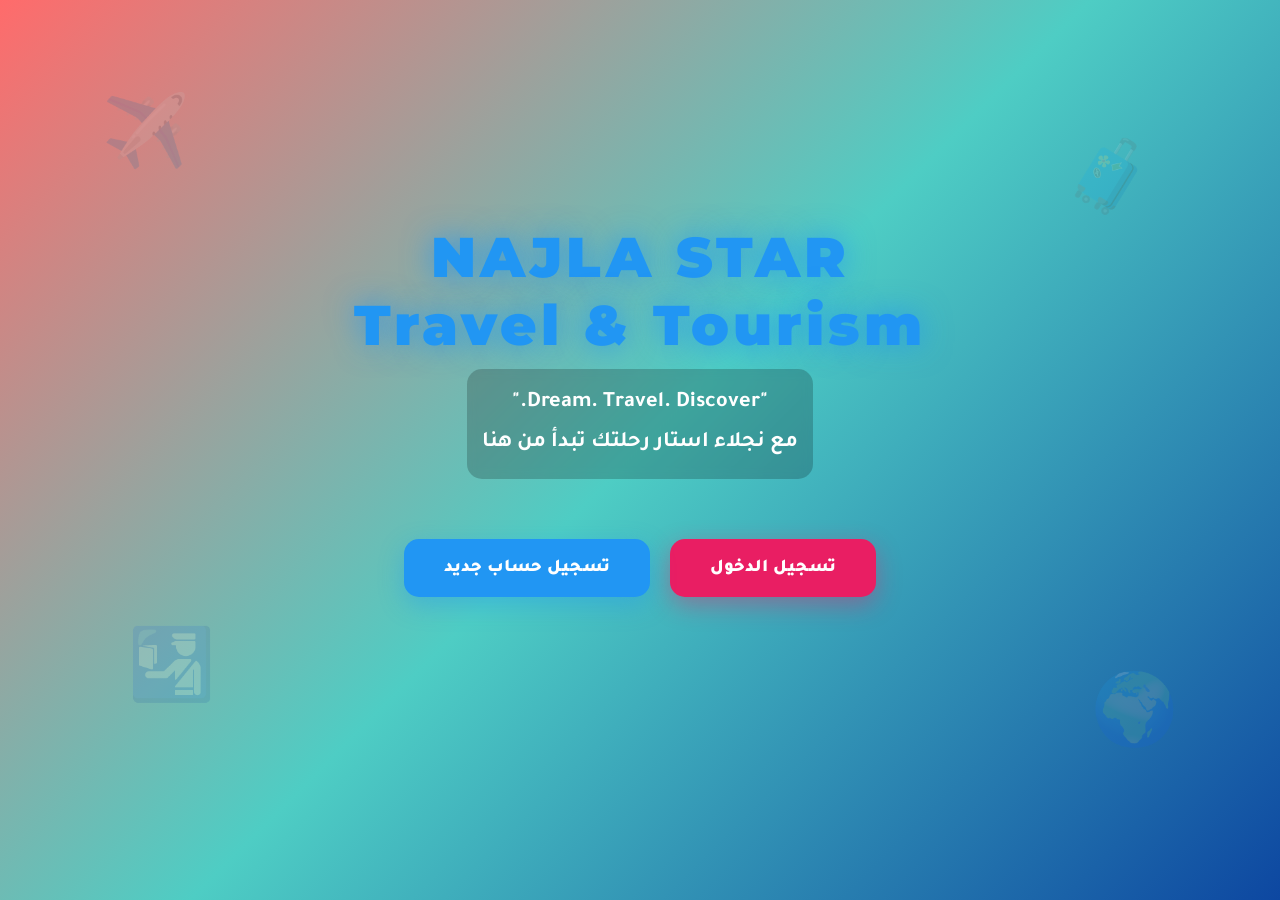
<file: index.html>
<!DOCTYPE html>
<html lang="ar" dir="rtl">
<head>
<meta charset="UTF-8">
<meta name="viewport" content="width=device-width, initial-scale=1.0">
<title>NAJLA STAR - تسجيل الدخول</title>
<link href="https://fonts.googleapis.com/css2?family=Tajawal:wght@400;700;900&family=Montserrat:wght@700;900&display=swap" rel="stylesheet">
<link rel="stylesheet" href="style.css">
</head>
<body>
<section id="loginPage">
  <div class="icon icon1">✈️</div> <div class="icon icon2">🧳</div> 
  <div class="icon icon3">🛂</div> <div class="icon icon4">🌍</div>

  <h1 class="company-name">NAJLA STAR<br>Travel & Tourism</h1>
  <p class="tagline">"Dream. Travel. Discover." <br> مع نجلاء استار رحلتك تبدأ من هنا</p>

  <div class="main-buttons" id="mainBtns">
    <button class="main-btn-pink" onclick="showBox('loginBox')">تسجيل الدخول</button>
    <button class="main-btn-blue" onclick="showBox('registerBox')">تسجيل حساب جديد</button>
  </div>

  <div class="box" id="loginBox">
    <h2>تسجيل الدخول</h2>
    <form onsubmit="login(event)">
      <input type="email" placeholder="الايميل Email" required>
      <input type="password" placeholder="كلمة السر Password" required>
      <button type="submit" class="btn btn-main">دخول Login</button>
    </form>
    <p><a class="back-link" onclick="hideBoxes()">⬅️ الرجوع</a></p>
  </div>

  <div class="box" id="registerBox">
    <h2>انشاء حساب جديد</h2>
    <form onsubmit="register(event)">
      <input type="text" placeholder="الاسم الكامل Full Name" required>
      <input type="email" placeholder="الايميل Email" required>
      <input type="password" placeholder="كلمة المرور Password" required>
      <button type="submit" class="btn btn-blue">تسجيل Register</button>
    </form>
    <div class="divider">او سجل باستخدام</div>
    <button class="btn btn-google" onclick="window.location.href='offers.html'">🔴 التسجيل باستخدام جوجل</button>
    <button class="btn btn-facebook" onclick="window.location.href='offers.html'">🔵 التسجيل باستخدام فيسبوك</button>
    <p style="margin-top:15px"><a class="back-link" onclick="hideBoxes()">⬅️ الرجوع</a></p>
  </div>
</section>
<script src="script.js"></script>
</body>
</html>
</file>
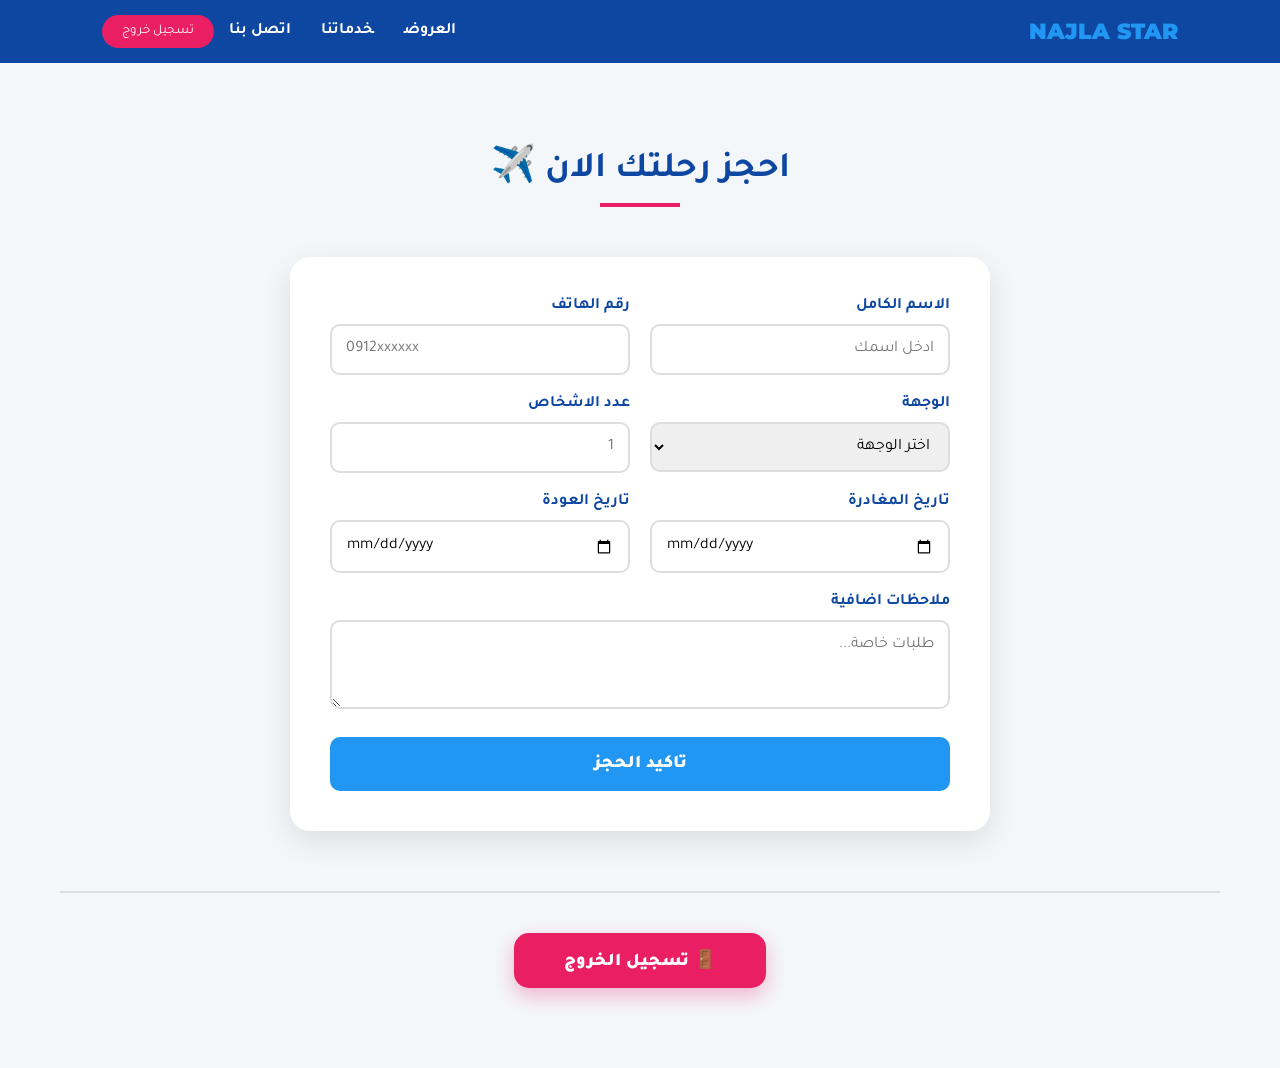
<file: booking.html>
<!DOCTYPE html>
<html lang="ar" dir="rtl">
<head>
<meta charset="UTF-8">
<meta name="viewport" content="width=device-width, initial-scale=1.0">
<title>NAJLA STAR - الحجز</title>
<link href="https://fonts.googleapis.com/css2?family=Tajawal:wght@400;700;900&family=Montserrat:wght@700;900&display=swap" rel="stylesheet">
<link rel="stylesheet" href="style.css">
</head>
<body>
<header class="navbar"><div class="logo">NAJLA STAR</div><nav><a href="offers.html">العروض</a><a href="services.html">خدماتنا</a><a href="contact.html">اتصل بنا</a><button class="btn-logout" onclick="logout()">تسجيل خروج</button></nav></header>
<div class="container">
  <h2 class="section-title">احجز رحلتك الان ✈️</h2>
  <form class="booking-form" onsubmit="alert('تم استلام طلب الحجز بنجاح. سوف نتواصل معك خلال 24 ساعة'); return false;">
    <div class="form-row">
      <div class="form-group">
        <label>الاسم الكامل</label>
        <input type="text" placeholder="ادخل اسمك" required>
      </div>
      <div class="form-group">
        <label>رقم الهاتف</label>
        <input type="tel" placeholder="0912xxxxxx" required>
      </div>
    </div>
    <div class="form-row">
      <div class="form-group">
        <label>الوجهة</label>
        <select id="destinationSelect" required>
          <option>اختر الوجهة</option>
          <option>القاهرة - مصر</option>
          <option>دبي - الامارات</option>
          <option>اسطنبول - تركيا</option>
        </select>
      </div>
      <div class="form-group">
        <label>عدد الاشخاص</label>
        <input type="number" placeholder="1" min="1" required>
      </div>
    </div>
    <div class="form-row">
      <div class="form-group">
        <label>تاريخ المغادرة</label>
        <input type="date" required>
      </div>
      <div class="form-group">
        <label>تاريخ العودة</label>
        <input type="date" required>
      </div>
    </div>
    <div class="form-group">
      <label>ملاحظات اضافية</label>
      <textarea rows="3" placeholder="طلبات خاصة..."></textarea>
    </div>
    <button type="submit" class="btn-book">تاكيد الحجز</button>
  </form>
  <div class="logout-section">
    <button class="btn-logout-big" onclick="logout()">🚪 تسجيل الخروج</button>
  </div>
</div>
<script src="script.js"></script>
</body>
</html>
</file>
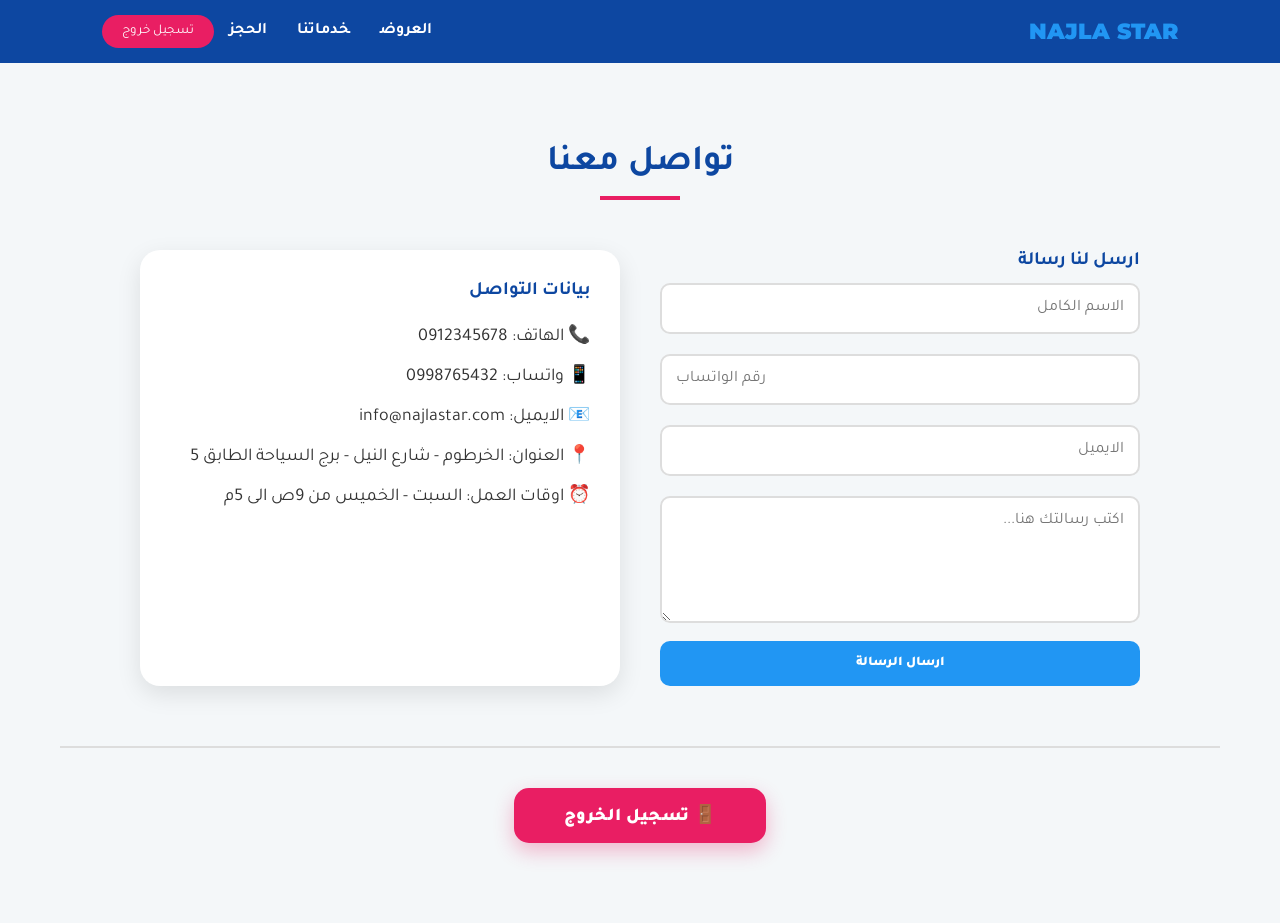
<file: contact.html>
<!DOCTYPE html>
<html lang="ar" dir="rtl">
<head>
<meta charset="UTF-8">
<meta name="viewport" content="width=device-width, initial-scale=1.0">
<title>NAJLA STAR - اتصل بنا</title>
<link href="https://fonts.googleapis.com/css2?family=Tajawal:wght@400;700;900&family=Montserrat:wght@700;900&display=swap" rel="stylesheet">
<link rel="stylesheet" href="style.css">
</head>
<body>
<header class="navbar"><div class="logo">NAJLA STAR</div><nav><a href="offers.html">العروض</a><a href="services.html">خدماتنا</a><a href="booking.html">الحجز</a><button class="btn-logout" onclick="logout()">تسجيل خروج</button></nav></header>
<div class="container">
  <h2 class="section-title">تواصل معنا</h2>
  <div class="contact-wrapper">
    <form class="contact-form" onsubmit="alert('تم ارسال رسالتك بنجاح'); return false;">
      <h3 style="color:var(--dark)">ارسل لنا رسالة</h3>
      <input type="text" placeholder="الاسم الكامل" required>
      <input type="tel" placeholder="رقم الواتساب" required>
      <input type="email" placeholder="الايميل" required>
      <textarea placeholder="اكتب رسالتك هنا..." rows="5" required></textarea>
      <button>ارسال الرسالة</button>
    </form>
    <div class="contact-info">
      <h3>بيانات التواصل</h3>
      <p>📞 الهاتف: 0912345678</p>
      <p>📱 واتساب: 0998765432</p>
      <p>📧 الايميل: info@najlastar.com</p>
      <p>📍 العنوان: الخرطوم - شارع النيل - برج السياحة الطابق 5</p>
      <p>⏰ اوقات العمل: السبت - الخميس من 9ص الى 5م</p>
    </div>
  </div>
  <div class="logout-section">
    <button class="btn-logout-big" onclick="logout()">🚪 تسجيل الخروج</button>
  </div>
</div>
<script src="script.js"></script>
</body>
</html>
</file>
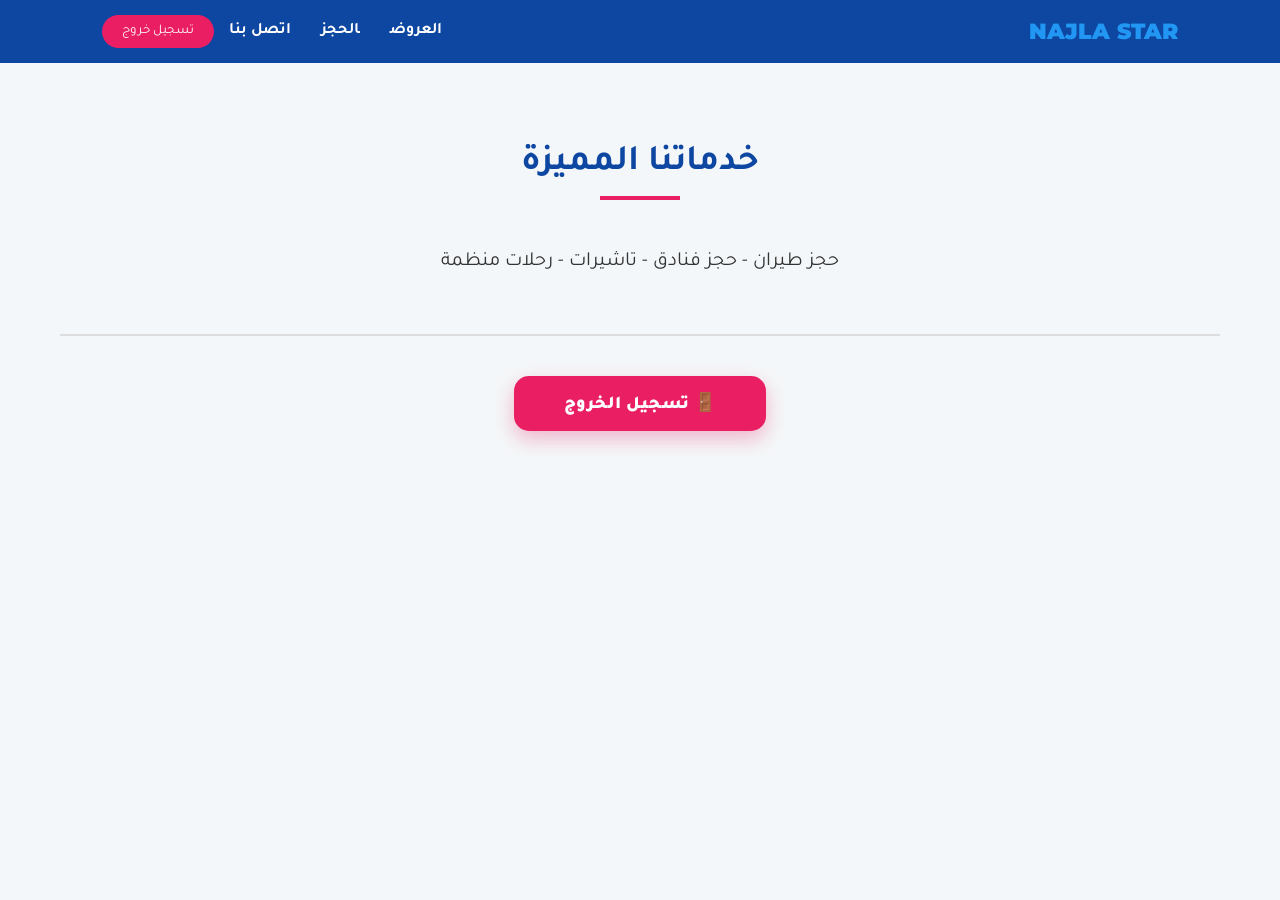
<file: services.html>
<!DOCTYPE html>
<html lang="ar" dir="rtl">
<head>
<meta charset="UTF-8">
<meta name="viewport" content="width=device-width, initial-scale=1.0">
<title>NAJLA STAR - خدماتنا</title>
<link href="https://fonts.googleapis.com/css2?family=Tajawal:wght@400;700;900&family=Montserrat:wght@700;900&display=swap" rel="stylesheet">
<link rel="stylesheet" href="style.css">
</head>
<body>
<header class="navbar"><div class="logo">NAJLA STAR</div><nav><a href="offers.html">العروض</a><a href="booking.html">الحجز</a><a href="contact.html">اتصل بنا</a><button class="btn-logout" onclick="logout()">تسجيل خروج</button></nav></header>
<div class="container">
  <h2 class="section-title">خدماتنا المميزة</h2>
  <p style="text-align:center; color:#333; font-size:20px">حجز طيران - حجز فنادق - تاشيرات - رحلات منظمة</p>
  <div class="logout-section">
    <button class="btn-logout-big" onclick="logout()">🚪 تسجيل الخروج</button>
  </div>
</div>
<script src="script.js"></script>
</body>
</html>
</file>
<file: style.css>
:root {
  --dark:#0D47A1; 
  --pink:#E91E63; 
  --blue:#2196F3; 
  --white:#FFFFFF;
  --gradient1: #FF6B6B;
  --gradient2: #4ECDC4;
}
* {margin:0; padding:0; box-sizing:border-box; font-family:'Tajawal', sans-serif}

body {background: #f4f7f9}

/* ========== صفحة الدخول ========== */
#loginPage {
  background:linear-gradient(135deg, var(--gradient1), var(--gradient2), var(--dark)), 
  url('https://images.unsplash.com/photo-1556388158-158ea5ccacbd?q=80&w=1920') center/cover fixed;
  background-blend-mode: overlay;
  color:var(--white); min-height:100vh; display:flex; flex-direction:column; justify-content:center; align-items:center; text-align:center; padding:20px 20px 80px 20px; position: relative;
}
.icon {position: absolute; font-size: 70px; opacity: 0.15; animation: float 6s ease-in-out infinite;}
.icon1 {top: 10%; left: 8%;} .icon2 {top: 15%; right: 10%;} .icon3 {bottom: 20%; left: 10%;} .icon4 {bottom: 15%; right: 8%;}
@keyframes float {0%, 100% {transform: translateY(0px) rotate(0deg)} 50% {transform: translateY(-25px) rotate(15deg)}}

.company-name {
  font-family: 'Montserrat', sans-serif; font-size:56px; font-weight:900; color:var(--blue);
  margin-bottom:10px; margin-top: -20px;
  text-shadow:0 0 30px rgba(33,150,243,0.8); letter-spacing: 4px;
  animation: fadeInOut 2.5s ease-in-out infinite;
}
@keyframes fadeInOut {
 0% {opacity: 0; transform: scale(0.8);}
 50% {opacity: 1; transform: scale(1.1);}
 100% {opacity: 0; transform: scale(0.8);}
}
.tagline {
  font-size:22px; max-width:650px; margin-bottom:40px; line-height:1.8; color: #fff; font-weight: 700;
  background: rgba(0,0,0,0.2); padding: 15px; border-radius: 15px; backdrop-filter: blur(5px);
}

.box {
  background:rgba(255,255,255,0.1); color:var(--white); padding:35px; border-radius:25px; 
  box-shadow:0 20px 50px rgba(0,0,0,0.3); width:420px; margin:15px 0; display:none; 
  animation:slideUp 0.5s; backdrop-filter: blur(15px); border: 1px solid rgba(255,255,255,0.2);
}
@keyframes slideUp {from{opacity:0; transform:translateY(30px)} to{opacity:1; transform:translateY(0)}}
.box h2 {color:var(--white); margin-bottom:20px; font-size:26px; font-weight: 900}
.box input {
  width:100%; padding:14px; margin:10px 0; border:2px solid rgba(255,255,255,0.3); 
  border-radius:10px; font-size:16px; direction: rtl; background: rgba(255,255,255,0.1);
  color: white;
}
.box input::placeholder {color: rgba(255,255,255,0.7)}
.box input:focus {border-color:var(--pink); outline: none}

.btn {
  width:100%; padding:14px; margin:10px 0; border-radius:10px; border:none; font-size:16px; 
  font-weight:700; cursor:pointer; transition:0.3s
}
.btn-main {background:var(--pink); color:var(--white)}
.btn-blue {background:var(--blue); color:var(--white)}
.btn-google {background:#DB4437; color:white} 
.btn-facebook {background:#1877F2; color:white}
.btn:hover {transform:translateY(-3px); box-shadow: 0 5px 15px rgba(0,0,0,0.3)}

.main-buttons {display:flex; gap:20px; margin-top:20px}
.main-btn-pink {
  background:var(--pink); color:var(--white); padding:18px 40px; border-radius:15px; font-size:18px; font-weight:900; 
  border:none; cursor:pointer; box-shadow: 0 8px 25px rgba(233,30,99,0.4); transition: 0.4s;
}
.main-btn-blue {
  background:var(--blue); color:var(--white); padding:18px 40px; border-radius:15px; font-size:18px; font-weight:900; 
  border:none; cursor:pointer; box-shadow: 0 8px 25px rgba(33,150,243,0.4); transition: 0.4s;
}
.main-btn-pink:hover, .main-btn-blue:hover {transform:scale(1.08)}
.divider {color:rgba(255,255,255,0.7); margin:15px 0} 
.back-link {color:var(--white); text-decoration:none; font-weight:700; cursor:pointer}

/* ========== الشريط ========== */
.navbar {
  background:var(--dark); padding:15px 8%; display:flex; 
  justify-content:space-between; align-items:center; position:sticky; top:0; z-index:1000
}
.navbar .logo {font-family: 'Montserrat', sans-serif; font-size:22px; font-weight:900; color:var(--blue)}
.navbar nav a {margin:0 15px; text-decoration:none; color:var(--white); font-weight:700; cursor:pointer}
.navbar nav a:hover {color:var(--blue)}
.btn-logout {background:var(--pink); color:var(--white) !important; padding:8px 20px; border-radius:20px; border:none; cursor:pointer}

.container {max-width:1200px; margin:auto; padding:80px 20px}
.section-title {text-align:center; font-size:36px; color:var(--dark); margin-bottom:50px}
.section-title::after {content:''; width:80px; height:4px; background:var(--pink); display:block; margin:10px auto}

.offers-grid {display:grid; grid-template-columns:repeat(auto-fit, minmax(300px, 1fr)); gap:30px}
.offer-card {background:var(--white); border-radius:15px; overflow:hidden; box-shadow:0 8px 25px rgba(0,0,0,0.1)}
.offer-card img {width:100%; height:250px; object-fit:cover}
.offer-card .info {padding:20px; color:#333}
.price {font-size:24px; color:var(--pink); font-weight:900; margin-top:10px}
.btn-book-now {
  background: var(--blue); color: white; width: 100%; padding: 12px; border: none; 
  border-radius: 10px; font-weight: 900; margin-top: 10px; cursor: pointer; transition: 0.3s;
}
.btn-book-now:hover {background: var(--dark); transform: scale(1.03)}

.logout-section {
  text-align: center; margin-top: 60px; padding-top: 40px; border-top: 2px solid #ddd;
}
.btn-logout-big {
  background: var(--pink); color: white; padding: 15px 50px; border: none;
  border-radius: 15px; font-size: 18px; font-weight: 900; cursor: pointer;
  box-shadow: 0 8px 20px rgba(233,30,99,0.3); transition: 0.3s;
}
.btn-logout-big:hover {transform: scale(1.05); background: #C2185B}

.booking-form {
  background: var(--white); padding: 40px; border-radius: 20px; max-width: 700px; margin: auto;
  box-shadow: 0 10px 30px rgba(0,0,0,0.1);
}
.form-group {margin-bottom: 20px}
.form-group label {display: block; margin-bottom: 8px; color: var(--dark); font-weight: 700}
.form-group input, .form-group select, .form-group textarea {
  width:100%; padding:14px; border:2px solid #ddd; border-radius:10px; font-size:16px
}
.form-row {display: grid; grid-template-columns: 1fr 1fr; gap: 20px}
.btn-book {background:var(--blue); color:var(--white); padding:16px; border:none; width:100%; border-radius:10px; font-weight:900; font-size:18px; cursor:pointer}

.contact-wrapper {display:grid; grid-template-columns:1fr 1fr; gap:40px; max-width:1000px; margin:auto}
.contact-form input, .contact-form textarea {
  width:100%; padding:14px; margin:10px 0; border:2px solid #ddd; border-radius:10px; font-size:16px
}
.contact-form button {background:var(--blue); color:var(--white); padding:14px; border:none; width:100%; border-radius:10px; font-weight:900; cursor:pointer}
.contact-info {background: var(--white); padding: 30px; border-radius: 20px; box-shadow: 0 8px 25px rgba(0,0,0,0.1)}
.contact-info h3 {color:var(--dark); margin-bottom:20px}
.contact-info p {font-size: 18px; margin: 15px 0; color: #333}

@media(max-width:768px){
  .company-name{font-size:36px} .box{width:100%} .main-buttons{flex-direction:column} .icon{display: none}
  .navbar nav{display:none}
  .contact-wrapper{grid-template-columns:1fr}
  .form-row{grid-template-columns:1fr}
</file>
